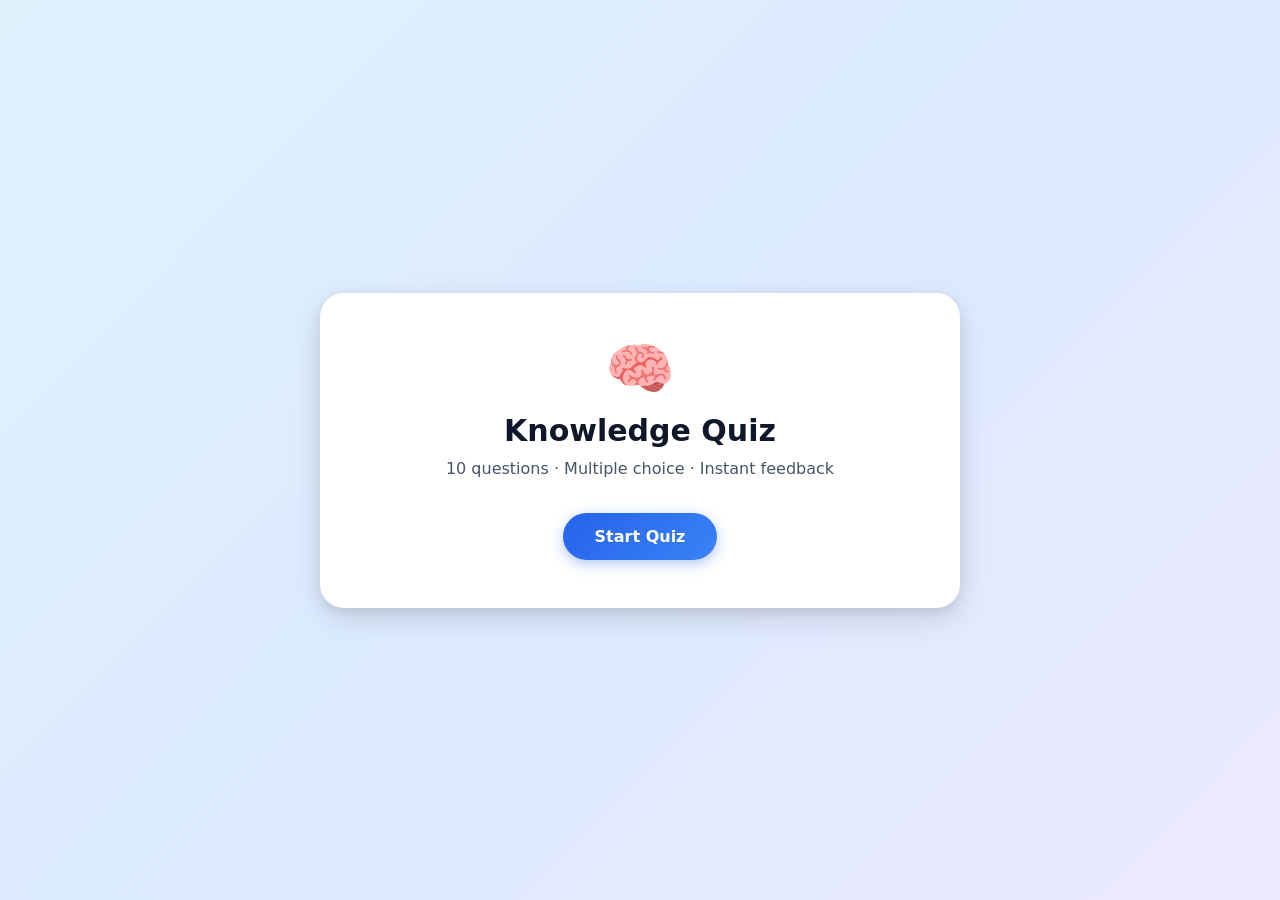
<file: index.html>
<html lang="en">
  <head>
    <meta charset="UTF-8" />
    <meta name="viewport" content="width=device-width, initial-scale=1.0" />
    <title>Interactive Quiz App</title>
    <link rel="stylesheet" href="./src/style.css" />
  </head>
  <body>

    <!--  Outer wrapper centres the card on screen  -->
    <div class="quiz-wrapper">

      <!-- START SCREEN ,Shown first. Hidden once the quiz begins.-->
      <div id="start-screen" class="screen">
        <div class="screen__icon">&#x1F9E0;</div>
        <h1 class="screen__title">Knowledge Quiz</h1>
        <p class="screen__subtitle">10 questions &middot; Multiple choice &middot; Instant feedback</p>
        <button id="start-btn" class="btn btn--primary">Start Quiz</button>
      </div>

      <!-- QUIZ SCREEN ,The active quiz view. Hidden on start/results screens. -->
    
      <div id="quiz-screen" class="screen screen--hidden">

        <!-- Top bar: question counter + score -->
        <header class="quiz-header">
          <span id="question-counter" class="quiz-header__counter">Question 1 of 10</span>
          <span id="score-display"    class="quiz-header__score">Score: 0</span>
        </header>

        <!-- Progress bar -->
        <div class="progress-bar" role="progressbar" aria-valuemin="0" aria-valuemax="100">
          <div id="progress-fill" class="progress-bar__fill"></div>
        </div>

        <!-- Question text -->
        <h2 id="question-text" class="question-text"></h2>

        <!-- Answer options — JS will populate these buttons -->
        <div id="options-grid" class="options-grid">
          <!-- Four <button class="option-btn"> elements injected by JS -->
        </div>

        <!-- Feedback banner (correct / incorrect) -->
        <div id="feedback" class="feedback feedback--hidden">
          <span id="feedback-icon"  class="feedback__icon"></span>
          <span id="feedback-text"  class="feedback__text"></span>
        </div>

        <!-- Next Question button — disabled until an answer is chosen -->
        <button id="next-btn" class="btn btn--primary btn--next" disabled>
          Next Question
        </button>

      </div>

      <!-- ══ RESULTS SCREEN, Shown after the last question is answered and Next is clicked.-->
      <div id="results-screen" class="screen screen--hidden">
        <div id="results-icon"    class="screen__icon"></div>
        <h1 class="screen__title">Quiz Complete!</h1>
        <p id="results-summary"  class="results__summary"></p>
        <div class="results__score-card">
          <span id="results-score" class="results__big-score"></span>
          <span class="results__label">out of 10</span>
        </div>
        <p id="results-message"  class="results__message"></p>
        <button id="restart-btn" class="btn btn--primary">Restart Quiz</button>
      </div>

    </div><!-- /.quiz-wrapper -->

    <script src="./src/script.js"></script>
  </body>
</html>
</file>
<file: src/style.css>
*, *::before, *::after {
    box-sizing: border-box;
    margin: 0;
    padding: 0;
  }
  
  /* ── Design tokens ─────────────────────────────────────────────────────── */
  :root {
    /* Primary */
    --color-primary-50:  #eff6ff;
    --color-primary-100: #dbeafe;
    --color-primary-500: #3b82f6;
    --color-primary-600: #2563eb;
    --color-primary-700: #1d4ed8;
  
    /* Neutral */
    --color-neutral-0:   #ffffff;
    --color-neutral-50:  #f8fafc;
    --color-neutral-100: #f1f5f9;
    --color-neutral-200: #e2e8f0;
    --color-neutral-400: #94a3b8;
    --color-neutral-600: #475569;
    --color-neutral-700: #334155;
    --color-neutral-900: #0f172a;
  
    /* Success */
    --color-success-50:  #f0fdf4;
    --color-success-200: #bbf7d0;
    --color-success-500: #22c55e;
    --color-success-600: #16a34a;
    --color-success-700: #15803d;
  
    /* Error */
    --color-error-50:    #fef2f2;
    --color-error-200:   #fecaca;
    --color-error-500:   #ef4444;
    --color-error-600:   #dc2626;
    --color-error-700:   #b91c1c;
  
    /* Warning */
    --color-warning-50:  #fffbeb;
    --color-warning-500: #f59e0b;
    --color-warning-600: #d97706;
  
    /* Accent */
    --color-accent-500:  #06b6d4;
    --color-accent-600:  #0891b2;
  
    /* Spacing (8px grid) */
    --space-1: 8px;
    --space-2: 16px;
    --space-3: 24px;
    --space-4: 32px;
    --space-5: 40px;
    --space-6: 48px;
  
    /* Typography */
    --font-sans: 'Segoe UI', system-ui, -apple-system, sans-serif;
    --text-sm:   0.875rem;
    --text-base: 1rem;
    --text-lg:   1.125rem;
    --text-xl:   1.25rem;
    --text-2xl:  1.5rem;
    --text-3xl:  1.875rem;
    --text-5xl:  3rem;
  
    /* Radii */
    --radius-sm:  6px;
    --radius-md:  12px;
    --radius-lg:  16px;
    --radius-xl:  24px;
    --radius-full: 9999px;
  
    /* Shadows */
    --shadow-sm: 0 1px 3px rgba(0,0,0,.08), 0 1px 2px rgba(0,0,0,.05);
    --shadow-md: 0 4px 12px rgba(0,0,0,.10), 0 2px 6px rgba(0,0,0,.06);
    --shadow-lg: 0 10px 30px rgba(0,0,0,.12), 0 4px 12px rgba(0,0,0,.07);
  
    /* Transitions */
    --transition-fast: 150ms ease;
    --transition-base: 250ms ease;
    --transition-slow: 400ms ease;
  }
  
  /* ── Page chrome ───────────────────────────────────────────────────────── */
  html { font-size: 16px; }
  
  body {
    font-family: var(--font-sans);
    font-weight: 400;
    line-height: 1.5;
    color: var(--color-neutral-900);
    background: linear-gradient(135deg, #e0f2fe 0%, #dbeafe 50%, #ede9fe 100%);
    min-height: 100vh;
    display: flex;
    align-items: center;
    justify-content: center;
    padding: var(--space-3);
  }
  
  /* ── Card wrapper ──────────────────────────────────────────────────────── */
  .quiz-wrapper {
    width: 100%;
    max-width: 640px;
  }
  
  /* ── Screens ───────────────────────────────────────────────────────────── */
  .screen {
    background: var(--color-neutral-0);
    border-radius: var(--radius-xl);
    box-shadow: var(--shadow-lg);
    padding: var(--space-6) var(--space-5);
    text-align: center;
    animation: fadeSlideIn var(--transition-slow) both;
  }
  
  .screen--hidden {
    display: none !important;
  }
  
  @keyframes fadeSlideIn {
    from { opacity: 0; transform: translateY(16px); }
    to   { opacity: 1; transform: translateY(0); }
  }
  
  /* ── Start screen ──────────────────────────────────────────────────────── */
  .screen__icon {
    font-size: 3.5rem;
    line-height: 1;
    margin-bottom: var(--space-2);
  }
  
  .screen__title {
    font-size: var(--text-3xl);
    font-weight: 700;
    color: var(--color-neutral-900);
    line-height: 1.2;
    margin-bottom: var(--space-1);
  }
  
  .screen__subtitle {
    font-size: var(--text-base);
    color: var(--color-neutral-600);
    margin-bottom: var(--space-4);
  }
  
  /* ── Quiz header ───────────────────────────────────────────────────────── */
  .quiz-header {
    display: flex;
    justify-content: space-between;
    align-items: center;
    margin-bottom: var(--space-2);
  }
  
  .quiz-header__counter {
    font-size: var(--text-sm);
    font-weight: 600;
    color: var(--color-neutral-600);
    text-transform: uppercase;
    letter-spacing: .05em;
  }
  
  .quiz-header__score {
    font-size: var(--text-sm);
    font-weight: 700;
    color: var(--color-primary-600);
    background: var(--color-primary-50);
    padding: 4px 12px;
    border-radius: var(--radius-full);
  }
  
  /* ── Progress bar ──────────────────────────────────────────────────────── */
  .progress-bar {
    width: 100%;
    height: 8px;
    background: var(--color-neutral-200);
    border-radius: var(--radius-full);
    overflow: hidden;
    margin-bottom: var(--space-3);
  }
  
  .progress-bar__fill {
    height: 100%;
    width: 0%;
    background: linear-gradient(90deg, var(--color-primary-500), var(--color-accent-500));
    border-radius: var(--radius-full);
    transition: width var(--transition-slow);
  }
  
  /* ── Question text ─────────────────────────────────────────────────────── */
  .question-text {
    font-size: var(--text-xl);
    font-weight: 600;
    color: var(--color-neutral-900);
    line-height: 1.4;
    margin-bottom: var(--space-3);
    min-height: 3.5em;
    display: flex;
    align-items: center;
    justify-content: center;
    text-align: center;
  }
  
  /* ── Options grid ──────────────────────────────────────────────────────── */
  .options-grid {
    display: grid;
    grid-template-columns: 1fr 1fr;
    gap: var(--space-2);
    margin-bottom: var(--space-3);
  }
  
  .option-btn {
    position: relative;
    padding: var(--space-2);
    background: var(--color-neutral-50);
    border: 2px solid var(--color-neutral-200);
    border-radius: var(--radius-md);
    font-family: var(--font-sans);
    font-size: var(--text-base);
    font-weight: 500;
    color: var(--color-neutral-700);
    cursor: pointer;
    text-align: left;
    line-height: 1.4;
    transition:
      background var(--transition-fast),
      border-color var(--transition-fast),
      color var(--transition-fast),
      transform var(--transition-fast),
      box-shadow var(--transition-fast);
  }
  
  .option-btn:hover:not(:disabled) {
    background: var(--color-primary-50);
    border-color: var(--color-primary-500);
    color: var(--color-primary-700);
    transform: translateY(-2px);
    box-shadow: var(--shadow-md);
  }
  
  .option-btn:disabled {
    cursor: not-allowed;
  }
  
  /* Correct answer state */
  .option-btn--correct {
    background: var(--color-success-50) !important;
    border-color: var(--color-success-500) !important;
    color: var(--color-success-700) !important;
  }
  
  /* Wrong answer state */
  .option-btn--wrong {
    background: var(--color-error-50) !important;
    border-color: var(--color-error-500) !important;
    color: var(--color-error-700) !important;
  }
  
  /* Dimmed (other options after answering) */
  .option-btn--dimmed {
    opacity: .45;
  }
  
  /* Small letter label A/B/C/D */
  .option-btn::before {
    content: attr(data-label);
    display: inline-flex;
    align-items: center;
    justify-content: center;
    width: 24px;
    height: 24px;
    border-radius: var(--radius-sm);
    background: var(--color-neutral-200);
    color: var(--color-neutral-700);
    font-size: var(--text-sm);
    font-weight: 700;
    margin-right: 10px;
    flex-shrink: 0;
    vertical-align: middle;
    transition: background var(--transition-fast), color var(--transition-fast);
  }
  
  .option-btn {
    display: flex;
    align-items: center;
  }
  
  .option-btn--correct::before {
    background: var(--color-success-500);
    color: #fff;
  }
  
  .option-btn--wrong::before {
    background: var(--color-error-500);
    color: #fff;
  }
  
  /* ── Feedback banner ───────────────────────────────────────────────────── */
  .feedback {
    display: flex;
    align-items: center;
    justify-content: center;
    gap: var(--space-1);
    padding: 12px var(--space-2);
    border-radius: var(--radius-md);
    font-size: var(--text-base);
    font-weight: 600;
    margin-bottom: var(--space-2);
    animation: feedbackPop var(--transition-base) both;
  }
  
  .feedback--hidden {
    display: none !important;
  }
  
  .feedback--correct {
    background: var(--color-success-50);
    color: var(--color-success-700);
    border: 1.5px solid var(--color-success-200);
  }
  
  .feedback--wrong {
    background: var(--color-error-50);
    color: var(--color-error-700);
    border: 1.5px solid var(--color-error-200);
  }
  
  .feedback__icon { font-size: 1.3rem; }
  
  @keyframes feedbackPop {
    from { opacity: 0; transform: scale(.94); }
    to   { opacity: 1; transform: scale(1); }
  }
  
  /* ── Buttons ───────────────────────────────────────────────────────────── */
  .btn {
    display: inline-flex;
    align-items: center;
    justify-content: center;
    gap: 8px;
    padding: 14px var(--space-4);
    border: none;
    border-radius: var(--radius-full);
    font-family: var(--font-sans);
    font-size: var(--text-base);
    font-weight: 600;
    cursor: pointer;
    transition:
      background var(--transition-fast),
      transform var(--transition-fast),
      box-shadow var(--transition-fast),
      opacity var(--transition-fast);
  }
  
  .btn--primary {
    background: linear-gradient(135deg, var(--color-primary-600), var(--color-primary-500));
    color: #fff;
    box-shadow: 0 4px 14px rgba(37, 99, 235, .35);
  }
  
  .btn--primary:hover:not(:disabled) {
    background: linear-gradient(135deg, var(--color-primary-700), var(--color-primary-600));
    transform: translateY(-2px);
    box-shadow: 0 6px 20px rgba(37, 99, 235, .45);
  }
  
  .btn--primary:active:not(:disabled) {
    transform: translateY(0);
  }
  
  .btn--primary:disabled {
    opacity: .45;
    cursor: not-allowed;
    box-shadow: none;
  }
  
  .btn--next {
    width: 100%;
    margin-top: var(--space-1);
  }
  
  /* ── Results screen ────────────────────────────────────────────────────── */
  .results__summary {
    font-size: var(--text-base);
    color: var(--color-neutral-600);
    margin-bottom: var(--space-3);
  }
  
  .results__score-card {
    display: inline-flex;
    flex-direction: column;
    align-items: center;
    background: linear-gradient(135deg, var(--color-primary-50), #e0f2fe);
    border: 2px solid var(--color-primary-100);
    border-radius: var(--radius-lg);
    padding: var(--space-3) var(--space-6);
    margin-bottom: var(--space-3);
  }
  
  .results__big-score {
    font-size: var(--text-5xl);
    font-weight: 800;
    color: var(--color-primary-600);
    line-height: 1;
  }
  
  .results__label {
    font-size: var(--text-sm);
    font-weight: 600;
    color: var(--color-neutral-400);
    text-transform: uppercase;
    letter-spacing: .08em;
  }
  
  .results__message {
    font-size: var(--text-lg);
    font-weight: 600;
    color: var(--color-neutral-700);
    margin-bottom: var(--space-4);
  }
  
  /* ── Responsive ────────────────────────────────────────────────────────── */
  @media (max-width: 480px) {
    .screen {
      padding: var(--space-4) var(--space-3);
    }
  
    .options-grid {
      grid-template-columns: 1fr;
    }
  
    .screen__title {
      font-size: var(--text-2xl);
    }
  
    .question-text {
      font-size: var(--text-lg);
    }
  }
</file>
